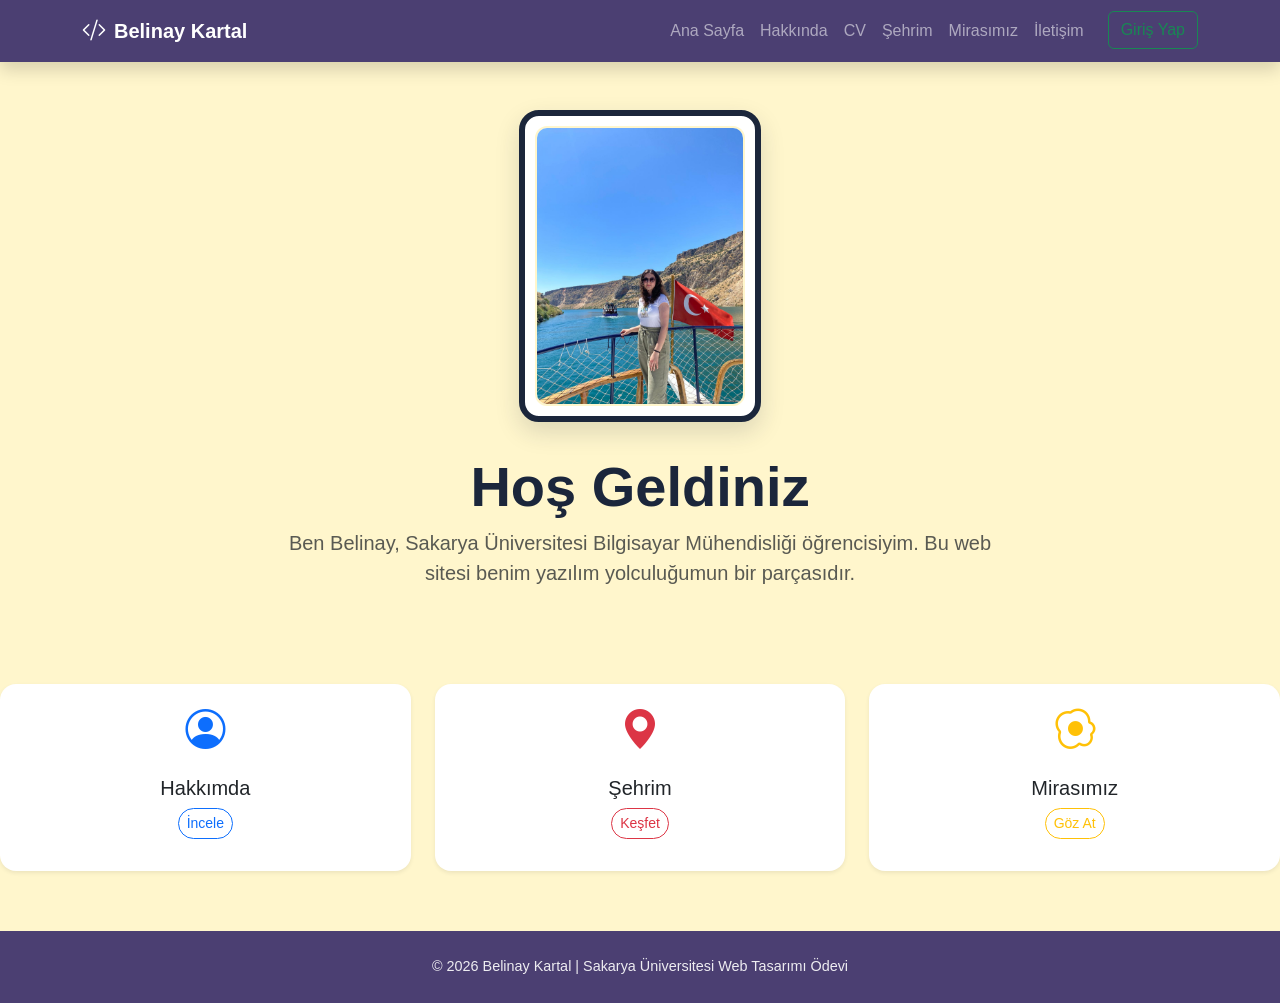
<file: index.html>
<!DOCTYPE html>
<html lang="tr">
<head>
    <meta charset="UTF-8">
    <meta name="viewport" content="width=device-width, initial-scale=1.0">
    <title>Belinay Kartal | Kişisel Web Sitesi</title>

    <link href="https://cdn.jsdelivr.net/npm/bootstrap@5.3.3/dist/css/bootstrap.min.css" rel="stylesheet">
    
    <link rel="stylesheet" href="https://cdn.jsdelivr.net/npm/bootstrap-icons@1.11.3/font/bootstrap-icons.min.css">

    <link rel="stylesheet" href="style.css">

</head>
<body>

    <nav class="navbar navbar-expand-lg navbar-dark shadow sticky-top">
    <div class="container">
        <a class="navbar-brand fw-bold d-flex align-items-center" href="index.html">
            <i class="bi bi-code-slash me-2 fs-4"></i> 
            <span>Belinay Kartal</span>
        </a>
        
        <button class="navbar-toggler" type="button" data-bs-toggle="collapse" data-bs-target="#navbarNav" aria-controls="navbarNav" aria-expanded="false" aria-label="Toggle navigation">
            <span class="navbar-toggler-icon"></span>
        </button>

        <div class="collapse navbar-collapse" id="navbarNav">
            <ul class="navbar-nav ms-auto">
                    <li class="nav-item"><a class="nav-link" href="index.html">Ana Sayfa</a></li>
                <li class="nav-item"><a class="nav-link" href="about.html">Hakkında</a></li>
                <li class="nav-item"><a class="nav-link" href="cv.html">CV</a></li>
                <li class="nav-item"><a class="nav-link" href="sehrim.html">Şehrim</a></li>
                <li class="nav-item"><a class="nav-link" href="mirasimiz.html">Mirasımız</a></li>
                <li class="nav-item"><a class="nav-link" href="contact.html">İletişim</a></li>
                <li class="nav-item">
                    <a class="btn btn-outline-success ms-lg-3 mt-2 mt-lg-0" href="login.html">Giriş Yap</a>
                </li>
                </ul>
            </div>
        </div>
    </nav>

     <div class="container hero-section py-5">
    <div class="row align-items-center justify-content-center text-center">
        <div class="col-md-8">
            
            <div class="profile-img-pencere mb-4">
                <img src="profile.jpg" class="profile-img" alt="Belinay Kartal">
            </div>

            <h1 class="display-4 fw-bold" style="color: #1B263B;">Hoş Geldiniz</h1>
            <p class="lead text-muted mb-5">
                Ben Belinay, Sakarya Üniversitesi Bilgisayar Mühendisliği öğrencisiyim. 
                Bu web sitesi benim yazılım yolculuğumun bir parçasıdır.
            </p>
        </div>
    </div>
</div>
                <div class="row g-4">
                    <div class="col-md-4">
                        <div class="card h-100 border-0 shadow-sm rounded-4 text-center p-3">
                            <i class="bi bi-person-circle fs-1 text-primary"></i>
                            <div class="card-body">
                                <h5 class="card-title">Hakkımda</h5>
                                <a href="about.html" class="btn btn-outline-primary btn-sm rounded-pill">İncele</a>
                            </div>
                        </div>
                    </div>
                    <div class="col-md-4">
                        <div class="card h-100 border-0 shadow-sm rounded-4 text-center p-3">
                            <i class="bi bi-geo-alt-fill fs-1 text-danger"></i>
                            <div class="card-body">
                                <h5 class="card-title">Şehrim</h5>
                                <a href="sehrim.html" class="btn btn-outline-danger btn-sm rounded-pill">Keşfet</a>
                            </div>
                        </div>
                    </div>
                    <div class="col-md-4">
                        <div class="card h-100 border-0 shadow-sm rounded-4 text-center p-3">
                            <i class="bi bi-egg-fried fs-1 text-warning"></i>
                            <div class="card-body">
                                <h5 class="card-title">Mirasımız</h5>
                                <a href="mirasimiz.html" class="btn btn-outline-warning btn-sm rounded-pill">Göz At</a>
                            </div>
                        </div>
                    </div>
                </div>

    <footer class="text-center">
        <div class="container">
            <p class="mb-0">© 2026 Belinay Kartal | Sakarya Üniversitesi Web Tasarımı Ödevi</p>
        </div>
    </footer>

    <script src="https://cdn.jsdelivr.net/npm/bootstrap@5.3.3/dist/js/bootstrap.bundle.min.js"></script>
</body>
</html>
</file>
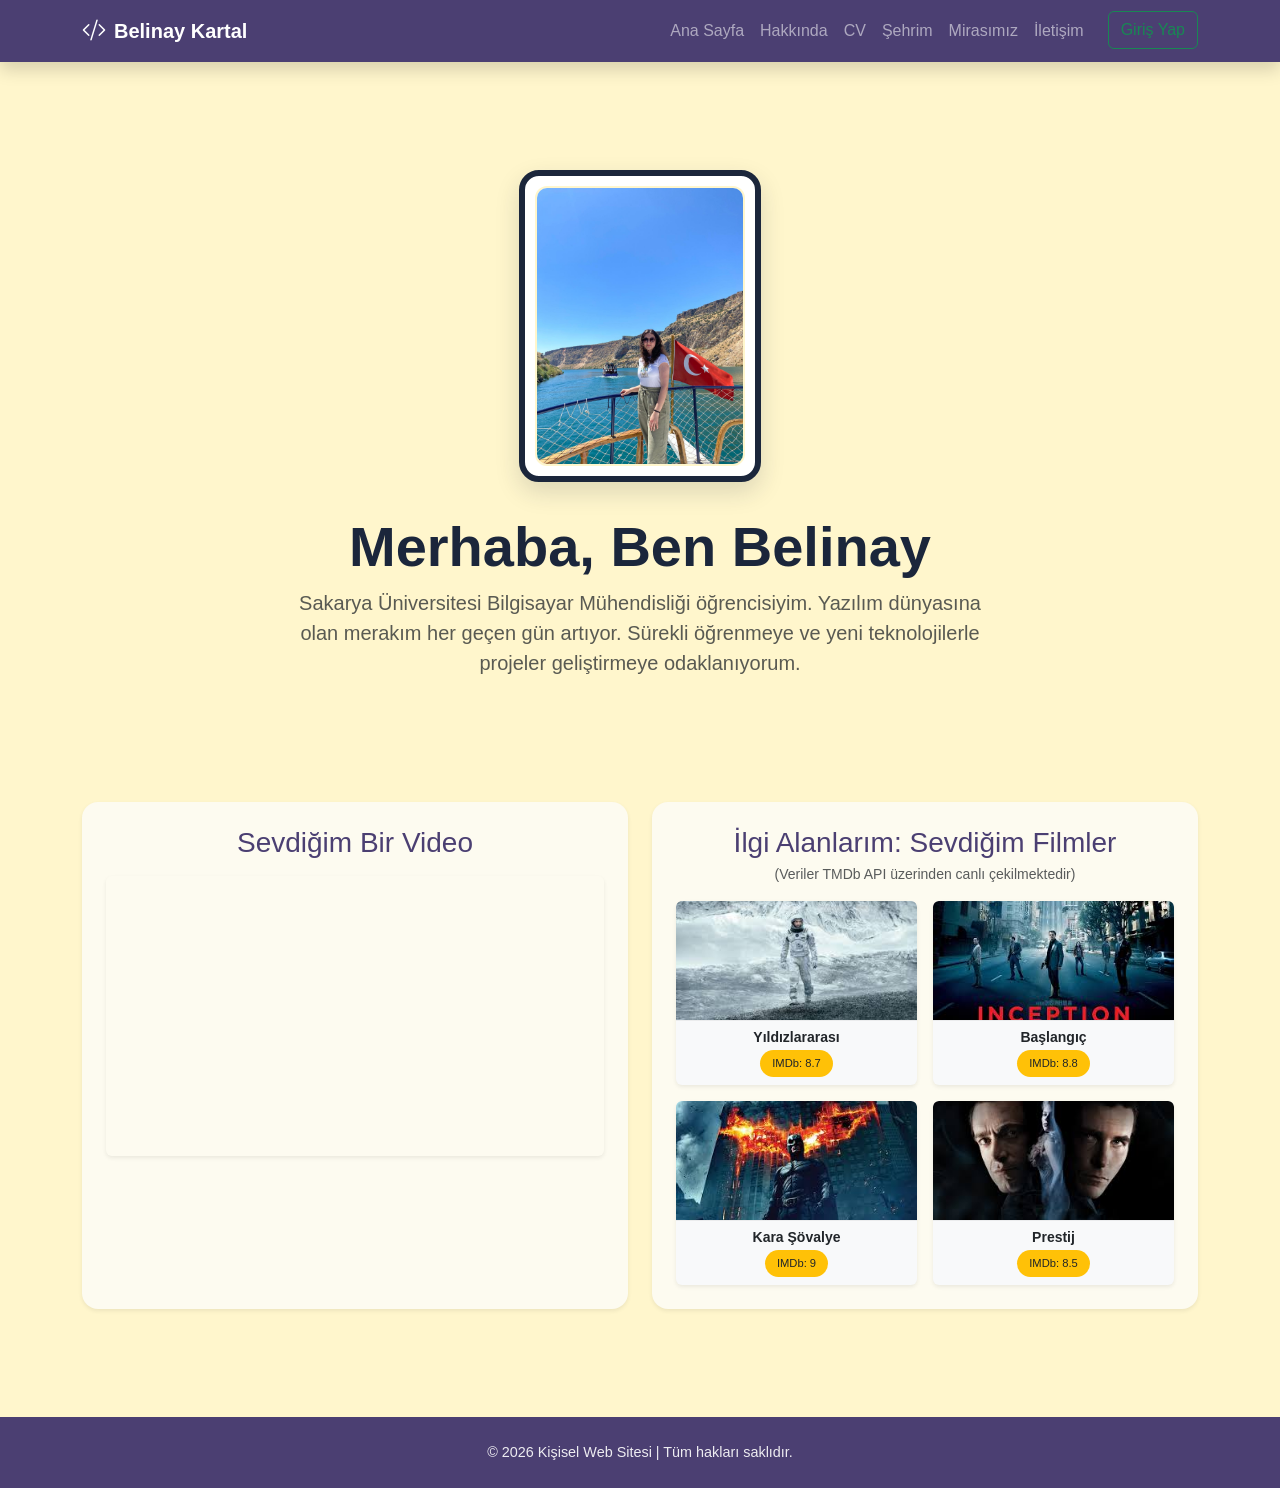
<file: about.html>
<!DOCTYPE html>
<html lang="tr">
<head>
    <meta charset="UTF-8">
    <meta name="viewport" content="width=device-width, initial-scale=1.0">
    <title>Hakkımda ve İlgi Alanlarım</title>
    <link href="https://cdn.jsdelivr.net/npm/bootstrap@5.3.3/dist/css/bootstrap.min.css" rel="stylesheet">
    <link rel="stylesheet" href="https://cdn.jsdelivr.net/npm/bootstrap-icons@1.11.3/font/bootstrap-icons.min.css">
    <link rel="stylesheet" href="style.css">
</head>
<body>

    <nav class="navbar navbar-expand-lg navbar-dark shadow sticky-top">
    <div class="container">
        <a class="navbar-brand fw-bold d-flex align-items-center" href="index.html">
            <i class="bi bi-code-slash me-2 fs-4"></i> 
            <span>Belinay Kartal</span>
        </a>
        
        <button class="navbar-toggler" type="button" data-bs-toggle="collapse" data-bs-target="#navbarNav" aria-controls="navbarNav" aria-expanded="false" aria-label="Toggle navigation">
            <span class="navbar-toggler-icon"></span>
        </button>

        <div class="collapse navbar-collapse" id="navbarNav">
            <ul class="navbar-nav ms-auto">
                    <li class="nav-item"><a class="nav-link" href="index.html">Ana Sayfa</a></li>
                <li class="nav-item"><a class="nav-link" href="about.html">Hakkında</a></li>
                <li class="nav-item"><a class="nav-link" href="cv.html">CV</a></li>
                <li class="nav-item"><a class="nav-link" href="sehrim.html">Şehrim</a></li>
                <li class="nav-item"><a class="nav-link" href="mirasimiz.html">Mirasımız</a></li>
                <li class="nav-item"><a class="nav-link" href="contact.html">İletişim</a></li>
                <li class="nav-item">
                    <a class="btn btn-outline-success ms-lg-3 mt-2 mt-lg-0" href="login.html">Giriş Yap</a>
                </li>
                </ul>
            </div>
        </div>
    </nav>

    <div class="container py-5">
    <section class="text-center mb-5 hero-section">
        <div class="profile-img-pencere">
            <img src="profile.jpg" class="profile-img" alt="Belinay Kartal">
        </div>
        
        <h1 class="display-4 fw-bold mt-4" style="color: #1B263B;">Merhaba, Ben Belinay</h1>
        <p class="lead text-muted mx-auto" style="max-width: 700px;">
            Sakarya Üniversitesi Bilgisayar Mühendisliği öğrencisiyim. Yazılım dünyasına olan merakım her geçen gün artıyor. 
            Sürekli öğrenmeye ve yeni teknolojilerle projeler geliştirmeye odaklanıyorum.
        </p>
    </section>

    <div class="row g-4">
        <div class="col-lg-6">
            <div class="card h-100 border-0 shadow-sm p-4 rounded-4" style="background-color: #fdfbf0;">
                <h3 class="mb-3 text-center" style="color: #4B3F72;">Sevdiğim Bir Video</h3>
                <div class="ratio ratio-16x9 shadow-sm rounded overflow-hidden">
                    <iframe src="https://www.youtube.com/embed/dQw4w9WgXcQ" title="YouTube video player" frameborder="0" allowfullscreen></iframe>
                </div>
            </div>
        </div>

        <div class="col-lg-6">
            <div class="card h-100 border-0 shadow-sm p-4 rounded-4" style="background-color: #fdfbf0;">
                <h3 class="mb-1 text-center" style="color: #4B3F72;">İlgi Alanlarım: Sevdiğim Filmler</h3>
                <p class="text-center text-muted small mb-3">(Veriler TMDb API üzerinden canlı çekilmektedir)</p>
                
                <div id="movie-grid" class="row g-3">
                    <p class="text-center">Filmler yükleniyor...</p>
                </div>
            </div>
        </div>
    </div>
</div>

    <footer>
        <p class="mb-0">© 2026 Kişisel Web Sitesi | Tüm hakları saklıdır.</p>
    </footer>

    <script src="https://cdn.jsdelivr.net/npm/bootstrap@5.3.3/dist/js/bootstrap.bundle.min.js"></script>

    <script>
    document.addEventListener("DOMContentLoaded", function () {
        const movieGrid = document.getElementById('movie-grid');

        // YEREL YEDEK VERİLER (API Engelli olduğunda klasöründeki resimleri kullanır)
        const backupMovies = [
            { id: 157336, title: "Yıldızlararası", vote: 8.7, poster: "resimler/interstellar.jpg" },
            { id: 27205, title: "Başlangıç", vote: 8.8, poster: "resimler/inception.jpg" },
            { id: 155, title: "Kara Şövalye", vote: 9.0, poster: "resimler/darkknight.jpg" },
            { id: 1124, title: "Prestij", vote: 8.5, poster: "resimler/prestige.jpg" }
        ];

        async function fetchMovies() {
            try {
                const response = await fetch('https://api.themoviedb.org/3/movie/popular?api_key=550921d74263625345758102604e38e8&language=tr-TR');
                
                if (!response.ok) throw new Error("API Erişilemedi");

                const data = await response.json();
                
                const movies = data.results.slice(0, 4).map(m => ({
                    id: m.id,
                    title: m.title,
                    vote: m.vote_average.toFixed(1),
                    poster: "https://image.tmdb.org/t/p/w500" + m.poster_path
                }));

                renderMovies(movies);
            } catch (e) {
                console.warn("API engeli! Yedekler yükleniyor...");
                renderMovies(backupMovies);
            }
        }

        function renderMovies(list) {
            movieGrid.innerHTML = ""; 
            const fragment = document.createDocumentFragment();

            list.forEach(movie => {
                const col = document.createElement("div");
                col.className = "col-6"; // Kutunun içinde 2x2 dizilim için

                col.innerHTML = `
                    <a href="https://www.themoviedb.org/movie/${movie.id}" target="_blank" class="text-decoration-none">
                        <div class="card h-100 border-0 shadow-sm overflow-hidden" style="background-color: #f8f9fa;">
                            <img src="${movie.poster}" 
                                 alt="${movie.title}" 
                                 class="card-img-top"
                                 style="height: 120px; object-fit: cover;"
                                 onerror="this.onerror=null; this.src='https://via.placeholder.com/500x281?text=Resim+Yok';">
                            <div class="card-body p-2 text-center">
                                <h6 class="card-title text-dark small fw-bold mb-1">${movie.title}</h6>
                                <span class="badge bg-warning text-dark" style="font-size: 0.7rem;">IMDb: ${movie.vote}</span>
                            </div>
                        </div>
                    </a>
                `;
                fragment.appendChild(col);
            });
            movieGrid.appendChild(fragment);
        }

        fetchMovies();
    });
    </script>
</body>
</html>
</file>
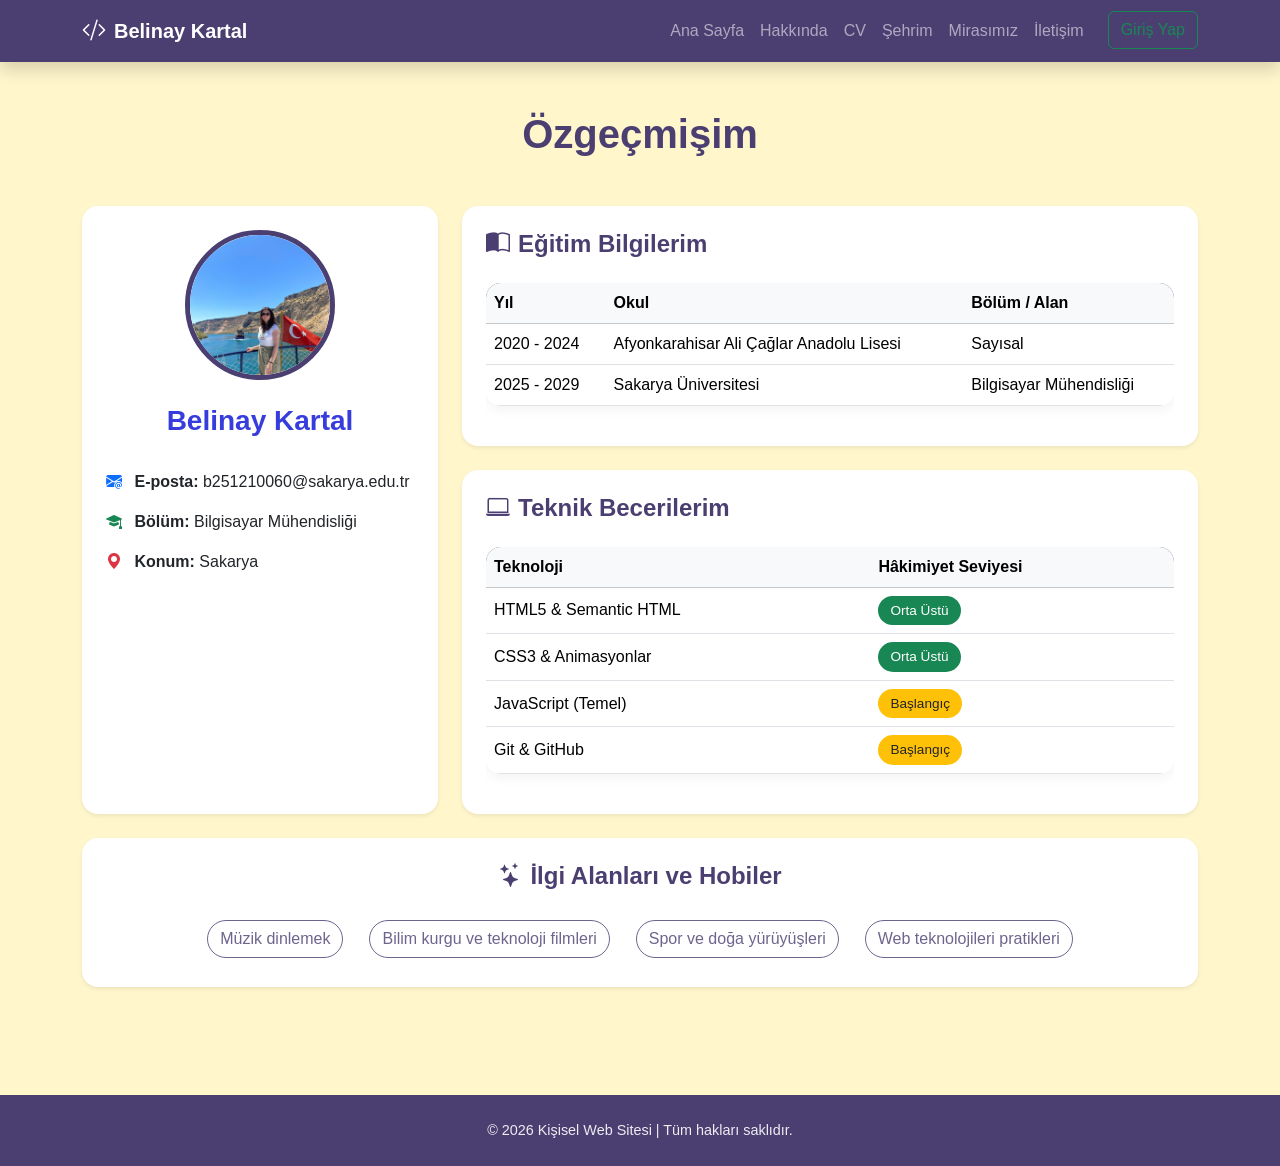
<file: cv.html>
<!DOCTYPE html>
<html lang="tr">
<head>
    <meta charset="UTF-8">
    <meta name="viewport" content="width=device-width, initial-scale=1.0">
    <title>Özgeçmiş - Belinay Kartal</title>
    <link href="https://cdn.jsdelivr.net/npm/bootstrap@5.3.3/dist/css/bootstrap.min.css" rel="stylesheet">
    <link rel="stylesheet" href="https://cdn.jsdelivr.net/npm/bootstrap-icons@1.11.3/font/bootstrap-icons.min.css">
    <link rel="stylesheet" href="style.css">
</head>
<body>

<header>
    <nav class="navbar navbar-expand-lg navbar-dark shadow sticky-top">
    <div class="container">
        <a class="navbar-brand fw-bold d-flex align-items-center" href="index.html">
            <i class="bi bi-code-slash me-2 fs-4"></i> 
            <span>Belinay Kartal</span>
        </a>
        
        <button class="navbar-toggler" type="button" data-bs-toggle="collapse" data-bs-target="#navbarNav" aria-controls="navbarNav" aria-expanded="false" aria-label="Toggle navigation">
            <span class="navbar-toggler-icon"></span>
        </button>

        <div class="collapse navbar-collapse" id="navbarNav">
            <ul class="navbar-nav ms-auto">
                    <li class="nav-item"><a class="nav-link" href="index.html">Ana Sayfa</a></li>
                <li class="nav-item"><a class="nav-link" href="about.html">Hakkında</a></li>
                <li class="nav-item"><a class="nav-link" href="cv.html">CV</a></li>
                <li class="nav-item"><a class="nav-link" href="sehrim.html">Şehrim</a></li>
                <li class="nav-item"><a class="nav-link" href="mirasimiz.html">Mirasımız</a></li>
                <li class="nav-item"><a class="nav-link" href="contact.html">İletişim</a></li>
                <li class="nav-item">
                    <a class="btn btn-outline-success ms-lg-3 mt-2 mt-lg-0" href="login.html">Giriş Yap</a>
                </li>
                </ul>
            </div>
        </div>
    </nav>
</header> 

    <div class="container py-5">
        <h1 class="text-center mb-5 fw-bold" style="color: #4B3F72;">Özgeçmişim</h1>

        <div class="row g-4">
            <div class="col-lg-4">
                <div class="card border-0 shadow-sm rounded-4 p-4 text-center h-100">
                    <img src="profile.jpg" alt="Belinay Kartal" class="profile-img rounded-circle mx-auto mb-4" style="width: 150px; height: 150px;">
                    <h3 class="fw-bold" style="color: #050cd5cc;">Belinay Kartal</h3>
                    <div class="text-start mt-4">
                        <p><i class="bi bi-envelope-at-fill me-2 text-primary"></i> <strong>E-posta:</strong> b251210060@sakarya.edu.tr </p>
                        <p><i class="bi bi-mortarboard-fill me-2 text-success"></i> <strong>Bölüm:</strong> Bilgisayar Mühendisliği</p>
                        <p><i class="bi bi-geo-alt-fill me-2 text-danger"></i> <strong>Konum:</strong> Sakarya</p>
                    </div>
                </div>
            </div>

            <div class="col-lg-8">
                <div class="card border-0 shadow-sm rounded-4 p-4 mb-4">
                    <h2 class="h4 fw-bold mb-4" style="color: #4B3F72;"><i class="bi bi-book-half me-2"></i>Eğitim Bilgilerim</h2>
                    <div class="table-responsive">
                        <table class="table table-hover align-middle">
                            <thead class="table-light">
                                <tr>
                                    <th>Yıl</th>
                                    <th>Okul</th>
                                    <th>Bölüm / Alan</th>
                                </tr>
                            </thead>
                            <tbody>
                                <tr>
                                    <td>2020 - 2024</td>
                                    <td>Afyonkarahisar Ali Çağlar Anadolu Lisesi </td>
                                    <td>Sayısal</td>
                                </tr>
                                <tr>
                                    <td>2025 - 2029</td>
                                    <td>Sakarya Üniversitesi</td>
                                    <td>Bilgisayar Mühendisliği</td>
                                </tr>
                            </tbody>
                        </table>
                    </div>
                </div>

                <div class="card border-0 shadow-sm rounded-4 p-4">
                    <h2 class="h4 fw-bold mb-4" style="color: #4B3F72;"><i class="bi bi-laptop me-2"></i>Teknik Becerilerim</h2>
                    <div class="table-responsive">
                        <table class="table table-hover align-middle">
                            <thead class="table-light">
                                <tr>
                                    <th>Teknoloji</th>
                                    <th>Hâkimiyet Seviyesi</th>
                                </tr>
                            </thead>
                            <tbody>
                                <tr>
                                    <td>HTML5 & Semantic HTML</td>
                                    <td><span class="badge bg-success rounded-pill">Orta Üstü</span></td>
                                </tr>
                                <tr>
                                    <td>CSS3 & Animasyonlar</td>
                                    <td><span class="badge bg-success rounded-pill">Orta Üstü</span></td>
                                </tr>
                                <tr>
                                    <td>JavaScript (Temel)</td>
                                    <td><span class="badge bg-warning text-dark rounded-pill">Başlangıç</span></td>
                                </tr>
                                <tr>
                                    <td>Git & GitHub</td>
                                    <td><span class="badge bg-warning text-dark rounded-pill">Başlangıç</span></td>
                                </tr>
                            </tbody>
                        </table>
                    </div>
                </div>
            </div>

            <div class="col-12">
                <div class="card border-0 shadow-sm rounded-4 p-4 text-center">
                    <h2 class="h4 fw-bold mb-4" style="color: #4B3F72;"><i class="bi bi-stars me-2"></i>İlgi Alanları ve Hobiler</h2>
                    <div class="d-flex flex-wrap justify-content-center gap-3">
                        <span class="btn btn-outline-dark disabled rounded-pill">Müzik dinlemek</span>
                        <span class="btn btn-outline-dark disabled rounded-pill">Bilim kurgu ve teknoloji filmleri</span>
                        <span class="btn btn-outline-dark disabled rounded-pill">Spor ve doğa yürüyüşleri</span>
                        <span class="btn btn-outline-dark disabled rounded-pill">Web teknolojileri pratikleri</span>
                    </div>
                </div>
            </div>
        </div>
    </div>

    <footer>
        <p class="mb-0">© 2026 Kişisel Web Sitesi | Tüm hakları saklıdır.</p>
    </footer>

    <script src="https://cdn.jsdelivr.net/npm/bootstrap@5.3.3/dist/js/bootstrap.bundle.min.js"></script>
</body>
</html>
</file>
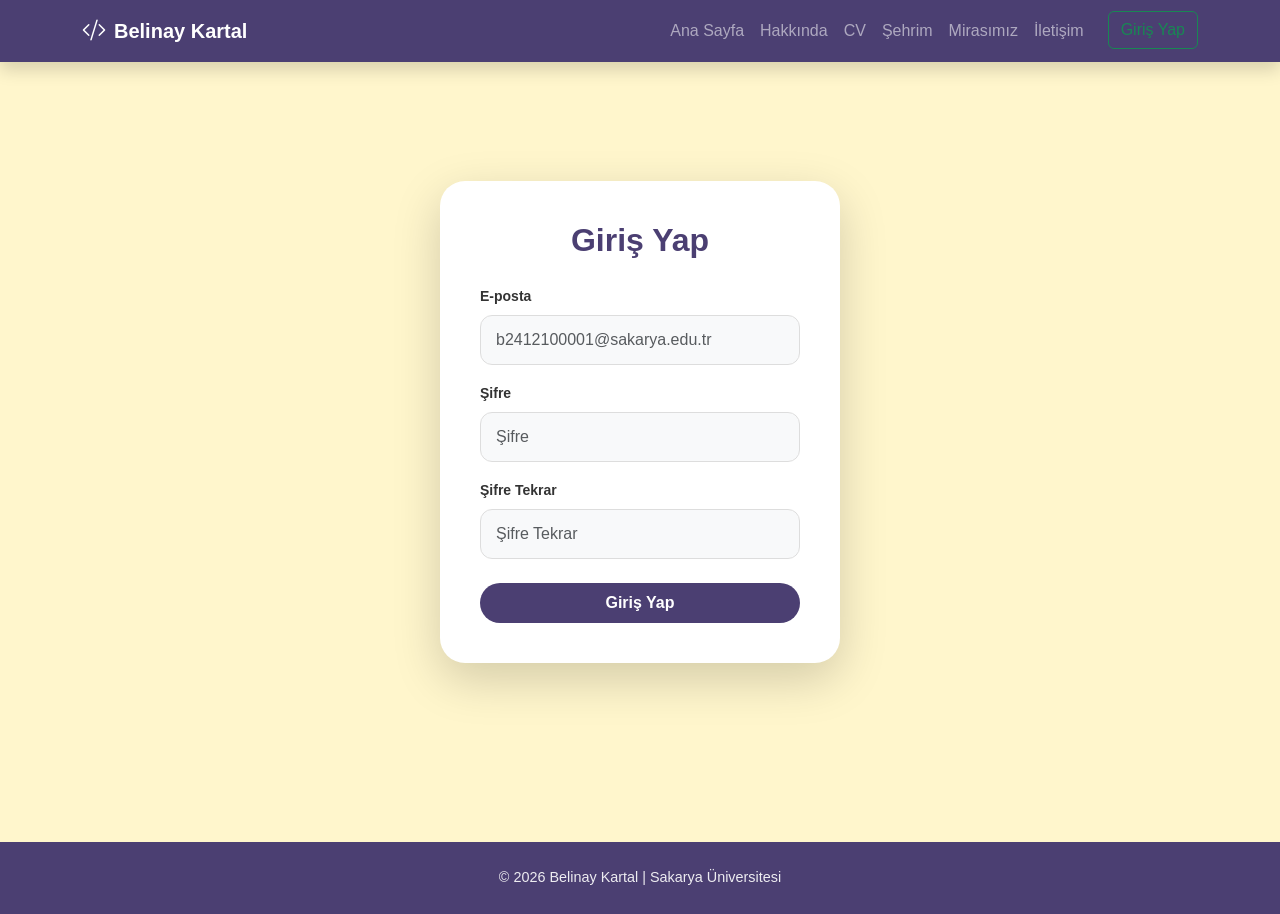
<file: login.html>
<!DOCTYPE html>
<html lang="tr">
<head>
    <meta charset="UTF-8">
    <meta name="viewport" content="width=device-width, initial-scale=1.0">
    <title>Giriş Yap - Belinay Kartal</title>
    <link href="https://cdn.jsdelivr.net/npm/bootstrap@5.3.3/dist/css/bootstrap.min.css" rel="stylesheet">
    <link rel="stylesheet" href="https://cdn.jsdelivr.net/npm/bootstrap-icons@1.11.3/font/bootstrap-icons.min.css">
    <link rel="stylesheet" href="style.css">
</head>
<body>

    <nav class="navbar navbar-expand-lg navbar-dark shadow sticky-top">
    <div class="container">
        <a class="navbar-brand fw-bold d-flex align-items-center" href="index.html">
            <i class="bi bi-code-slash me-2 fs-4"></i> 
            <span>Belinay Kartal</span>
        </a>
        
        <button class="navbar-toggler" type="button" data-bs-toggle="collapse" data-bs-target="#navbarNav" aria-controls="navbarNav" aria-expanded="false" aria-label="Toggle navigation">
            <span class="navbar-toggler-icon"></span>
        </button>

        <div class="collapse navbar-collapse" id="navbarNav">
            <ul class="navbar-nav ms-auto">
                   <li class="nav-item"><a class="nav-link" href="index.html">Ana Sayfa</a></li>
                <li class="nav-item"><a class="nav-link" href="about.html">Hakkında</a></li>
                <li class="nav-item"><a class="nav-link" href="cv.html">CV</a></li>
                <li class="nav-item"><a class="nav-link" href="sehrim.html">Şehrim</a></li>
                <li class="nav-item"><a class="nav-link" href="mirasimiz.html">Mirasımız</a></li>
                <li class="nav-item"><a class="nav-link" href="contact.html">İletişim</a></li>
                <li class="nav-item">
                    <a class="btn btn-outline-success ms-lg-3 mt-2 mt-lg-0" href="login.html">Giriş Yap</a>
                </li>
                </ul>
            </div>
        </div>
    </nav>
    
    <div class="container login-wrapper">
        <div class="login-card shadow-lg">
            <h2 class="text-center mb-4">Giriş Yap</h2>
            
            <form action="login.php" method="POST" onsubmit="return FrmKontrol()">
                <div class="mb-3">
                    <label class="form-label small fw-bold">E-posta</label>
                    <input type="email" name="email" id="email" class="form-control" placeholder="b2412100001@sakarya.edu.tr">
                </div>

                <div class="mb-3">
                    <label class="form-label small fw-bold">Şifre</label>
                    <input type="password" name="password" id="password" class="form-control" placeholder="Şifre">
                </div>

                <div class="mb-4">
                    <label class="form-label small fw-bold">Şifre Tekrar</label>
                    <input type="password" id="password2" class="form-control" placeholder="Şifre Tekrar">
                </div>

                <button type="submit" class="btn btn-login w-100 py-2">Giriş Yap</button>
            </form>
        </div>
    </div>

    <footer>
        <p class="mb-0">© 2026 Belinay Kartal | Sakarya Üniversitesi</p>
    </footer>

    <script>
    function FrmKontrol(){
        var email = document.getElementById("email").value;
        var sifre = document.getElementById("password").value;
        var sifre2 = document.getElementById("password2").value;

        // Boş kontrol
        if(email == "" || sifre == "" || sifre2 == ""){
            alert("Lütfen tüm alanları doldurunuz!");
            return false;
        }

        // Mail kontrol
        if(!email.includes("@sakarya.edu.tr")){
            alert("Geçerli bir okul maili giriniz (@sakarya.edu.tr)");
            return false;
        }

        // Şifre uzunluk
        if(sifre.length < 5){
            alert("Şifre en az 5 karakter olmalı!");
            return false;
        }

        // Şifre eşleşme
        if(sifre !== sifre2){
            alert("Girdiğiniz şifreler birbiriyle uyuşmuyor!");
            return false;
        }

        return true; // Her şey doğruysa login.php'ye gönderir
    }
    </script>

    <script src="https://cdn.jsdelivr.net/npm/bootstrap@5.3.3/dist/js/bootstrap.bundle.min.js"></script>
</body>
</html>
</file>
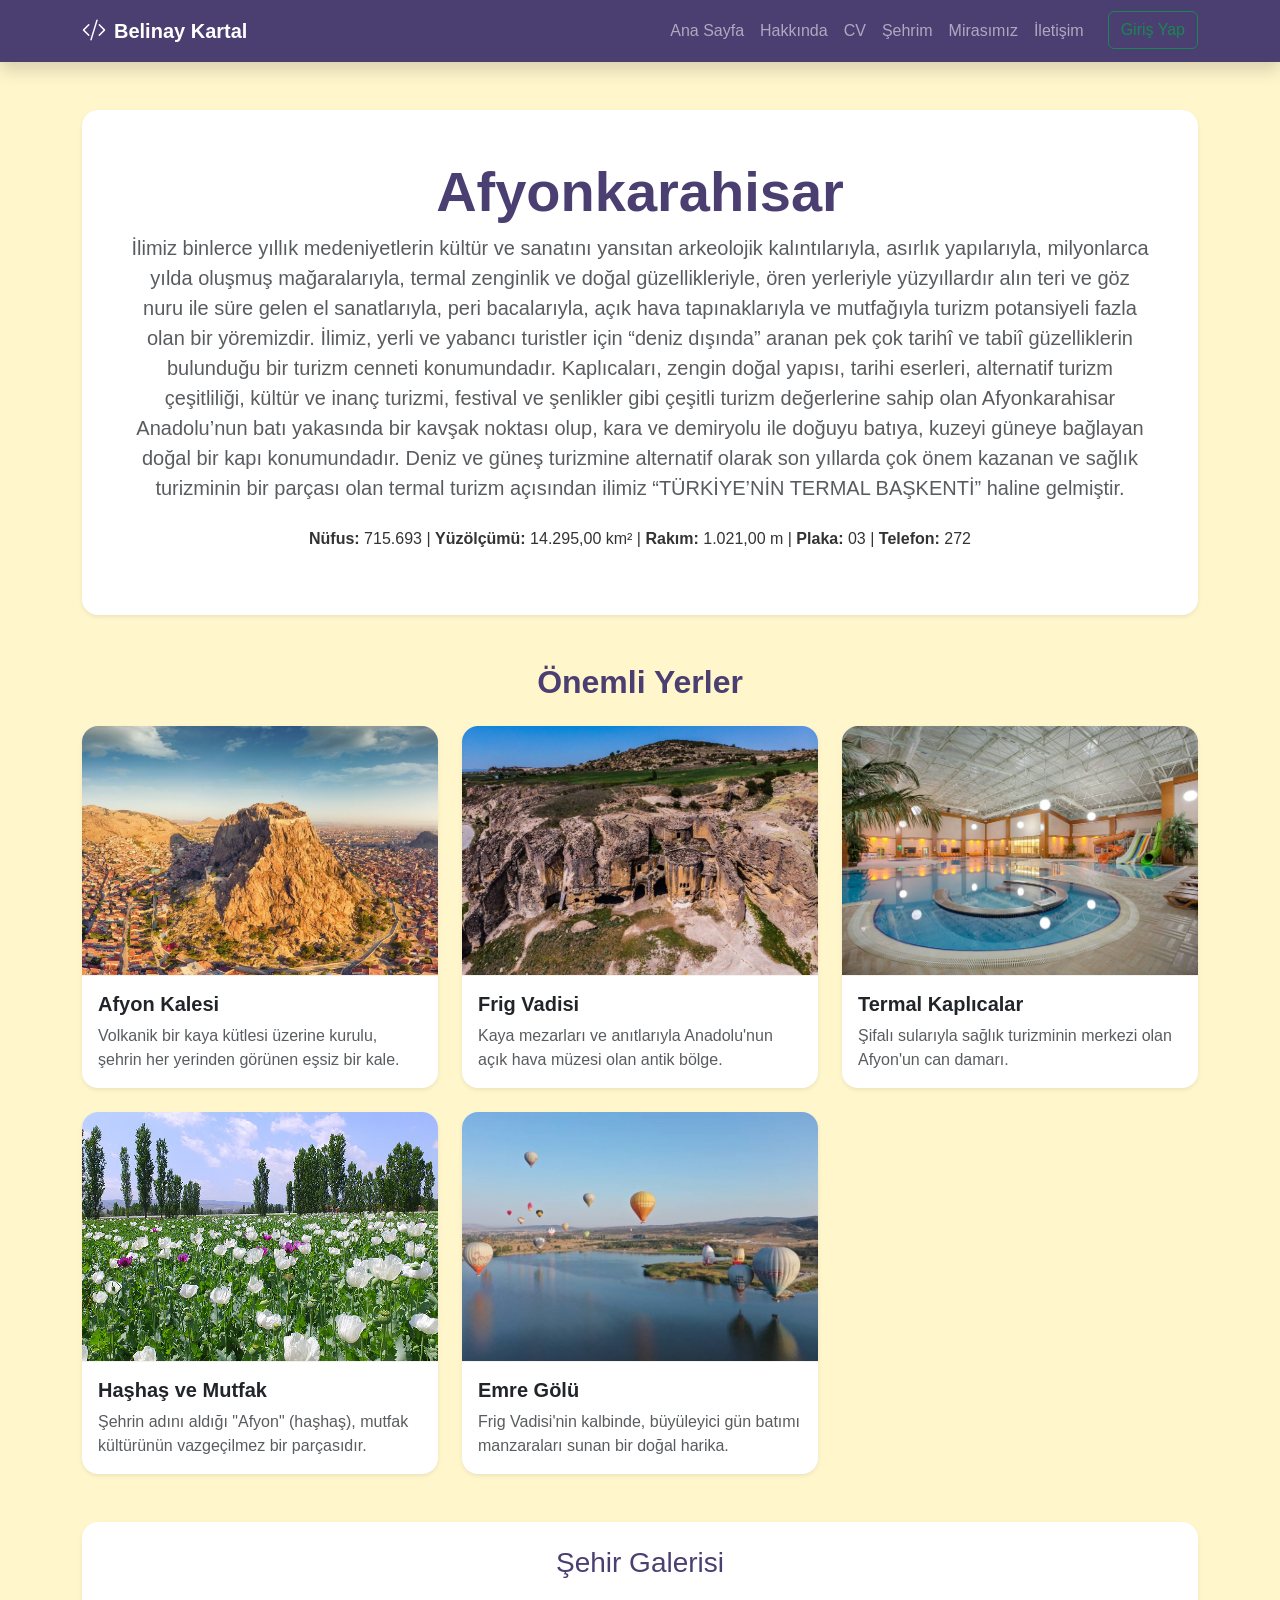
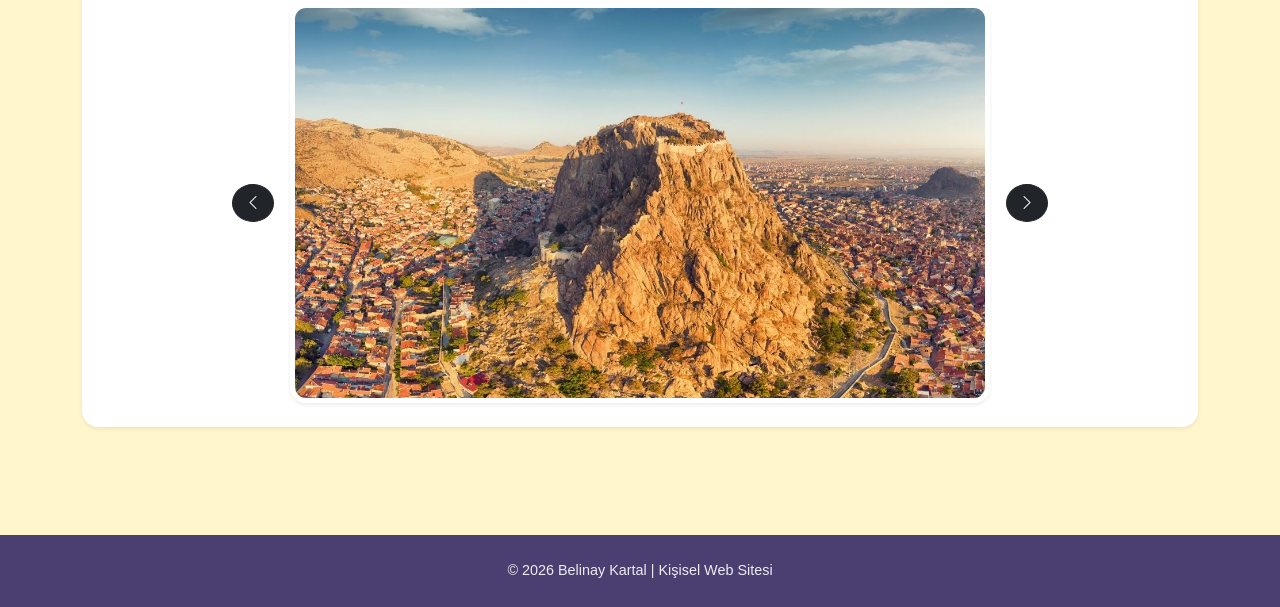
<file: sehrim.html>
<!DOCTYPE html>
<html lang="tr">
<head>
    <meta charset="UTF-8">
    <meta name="viewport" content="width=device-width, initial-scale=1.0">
    <title>Şehrim - Afyonkarahisar</title>
    <link href="https://cdn.jsdelivr.net/npm/bootstrap@5.3.3/dist/css/bootstrap.min.css" rel="stylesheet">
    <link rel="stylesheet" href="https://cdn.jsdelivr.net/npm/bootstrap-icons@1.11.3/font/bootstrap-icons.min.css">
    <link rel="stylesheet" href="style.css">
</head>
<body>

    <nav class="navbar navbar-expand-lg navbar-dark shadow sticky-top">
    <div class="container">
        <a class="navbar-brand fw-bold d-flex align-items-center" href="index.html">
            <i class="bi bi-code-slash me-2 fs-4"></i> 
            <span>Belinay Kartal</span>
        </a>
        
        <button class="navbar-toggler" type="button" data-bs-toggle="collapse" data-bs-target="#navbarNav" aria-controls="navbarNav" aria-expanded="false" aria-label="Toggle navigation">
            <span class="navbar-toggler-icon"></span>
        </button>

        <div class="collapse navbar-collapse" id="navbarNav">
            <ul class="navbar-nav ms-auto">
                   <li class="nav-item"><a class="nav-link" href="index.html">Ana Sayfa</a></li>
                <li class="nav-item"><a class="nav-link" href="about.html">Hakkında</a></li>
                <li class="nav-item"><a class="nav-link" href="cv.html">CV</a></li>
                <li class="nav-item"><a class="nav-link" href="sehrim.html">Şehrim</a></li>
                <li class="nav-item"><a class="nav-link" href="mirasimiz.html">Mirasımız</a></li>
                <li class="nav-item"><a class="nav-link" href="contact.html">İletişim</a></li>
                <li class="nav-item">
                    <a class="btn btn-outline-success ms-lg-3 mt-2 mt-lg-0" href="login.html">Giriş Yap</a>
                </li>
                </ul>
            </div>
        </div>
    </nav>

    <div class="container py-5">
        <section class="text-center mb-5 hero-section p-5 rounded-4 shadow-sm bg-white">
            <h1 class="display-4 fw-bold" style="color: #4B3F72;">Afyonkarahisar</h1>
            <p class="lead text-muted">
                İlimiz binlerce yıllık medeniyetlerin kültür ve sanatını yansıtan arkeolojik kalıntılarıyla, asırlık yapılarıyla, milyonlarca yılda oluşmuş mağaralarıyla, 
                termal zenginlik ve doğal güzellikleriyle, ören yerleriyle yüzyıllardır alın teri ve göz nuru ile süre gelen el sanatlarıyla, peri bacalarıyla, açık hava 
                tapınaklarıyla ve mutfağıyla turizm potansiyeli fazla olan bir yöremizdir. İlimiz, yerli ve yabancı turistler için “deniz dışında” aranan pek çok tarihî
                 ve tabiî güzelliklerin bulunduğu bir turizm cenneti konumundadır. Kaplıcaları, zengin doğal yapısı, tarihi  eserleri, alternatif turizm çeşitliliği, 
                 kültür ve inanç turizmi, festival ve şenlikler gibi çeşitli turizm değerlerine sahip olan Afyonkarahisar Anadolu’nun batı yakasında bir kavşak noktası olup,
                  kara ve demiryolu ile doğuyu batıya, kuzeyi güneye bağlayan doğal bir kapı konumundadır. Deniz ve güneş turizmine alternatif olarak son yıllarda çok önem 
                  kazanan ve sağlık turizminin bir parçası olan termal turizm açısından ilimiz “TÜRKİYE’NİN TERMAL BAŞKENTİ” haline gelmiştir.</p>
                  <p class="text-center mt-4">
                    <strong>Nüfus:</strong> 715.693 | 
                    <strong>Yüzölçümü:</strong> 14.295,00 km² | 
                    <strong>Rakım:</strong> 1.021,00 m | 
                    <strong>Plaka:</strong> 03 | 
                    <strong>Telefon:</strong> 272
                 </p>
        </section>

        <h2 class="text-center mb-4" style="color: #4B3F72;">Önemli Yerler</h2>
        <div class="row g-4">
            
            <div class="col-md-6 col-lg-4">
                <div class="card h-100 border-0 shadow-sm rounded-4 overflow-hidden">
                    <img src="sehirresimleri/afyonkalesi.jpg" class="card-img-top" style="height: 250px; object-fit: cover;">
                    <div class="card-body">
                        <h5 class="card-title fw-bold">Afyon Kalesi</h5>
                        <p class="card-text text-muted">Volkanik bir kaya kütlesi üzerine kurulu, şehrin her yerinden görünen eşsiz bir kale.</p>
                    </div>
                </div>
            </div>

            <div class="col-md-6 col-lg-4">
                <div class="card h-100 border-0 shadow-sm rounded-4 overflow-hidden">
                    <img src="sehirresimleri/frig.jpg" class="card-img-top" style="height: 250px; object-fit: cover;">
                    <div class="card-body">
                        <h5 class="card-title fw-bold">Frig Vadisi</h5>
                        <p class="card-text text-muted">Kaya mezarları ve anıtlarıyla Anadolu'nun açık hava müzesi olan antik bölge.</p>
                    </div>
                </div>
            </div>

            <div class="col-md-6 col-lg-4">
                <div class="card h-100 border-0 shadow-sm rounded-4 overflow-hidden">
                    <img src="sehirresimleri/termal.jpg" class="card-img-top" style="height: 250px; object-fit: cover;">
                    <div class="card-body">
                        <h5 class="card-title fw-bold">Termal Kaplıcalar</h5>
                        <p class="card-text text-muted">Şifalı sularıyla sağlık turizminin merkezi olan Afyon'un can damarı.</p>
                    </div>
                </div>
            </div>

            <div class="col-md-6 col-lg-4">
                <div class="card h-100 border-0 shadow-sm rounded-4 overflow-hidden">
                    <img src="sehirresimleri/hashas.jpg" class="card-img-top" style="height: 250px; object-fit: cover;">
                    <div class="card-body">
                        <h5 class="card-title fw-bold">Haşhaş ve Mutfak</h5>
                        <p class="card-text text-muted">Şehrin adını aldığı "Afyon" (haşhaş), mutfak kültürünün vazgeçilmez bir parçasıdır.</p>
                    </div>
                </div>
            </div>

            <div class="col-md-6 col-lg-4">
                <div class="card h-100 border-0 shadow-sm rounded-4 overflow-hidden">
                    <img src="sehirresimleri/emregolu.jpg" class="card-img-top" style="height: 250px; object-fit: cover;">
                    <div class="card-body">
                        <h5 class="card-title fw-bold">Emre Gölü</h5>
                        <p class="card-text text-muted">Frig Vadisi'nin kalbinde, büyüleyici gün batımı manzaraları sunan bir doğal harika.</p>
                    </div>
                </div>
            </div>

        </div>

        <section class="mt-5">
            <div class="card border-0 shadow-sm p-4 rounded-4 text-center bg-white">
                <h3 class="mb-4" style="color: #4B3F72;">Şehir Galerisi</h3>
                <div class="d-flex align-items-center justify-content-center gap-3">
                    <button class="btn btn-dark rounded-circle" onclick="prevSlide()"><i class="bi bi-chevron-left"></i></button>
                    <img id="slider" src="" class="rounded-4 shadow-sm" style="width: 100%; max-width: 700px; height: 400px; object-fit: cover;">
                    <button class="btn btn-dark rounded-circle" onclick="nextSlide()"><i class="bi bi-chevron-right"></i></button>
                </div>
            </div>
        </section>
    </div>

    <footer>
        <p class="mb-0">© 2026 Belinay Kartal | Kişisel Web Sitesi</p>
    </footer>

    <script src="https://cdn.jsdelivr.net/npm/bootstrap@5.3.3/dist/js/bootstrap.bundle.min.js"></script>

    <script>
        const images = [
             "sehirresimleri/afyonkalesi.jpg",
             "sehirresimleri/termal.jpg",
             "sehirresimleri/frig.jpg",
             "sehirresimleri/emregolu.jpg",
             "sehirresimleri/hashas.jpg"
        ];

        let i = 0;

        // Sayfa açıldığında ilk resmi yükle (Hatanın çözümü)
        window.onload = function() {
            showSlide();
        };

        function showSlide() {
            document.getElementById("slider").src = images[i];
        }

        function nextSlide() {
            i++;
            if (i >= images.length) i = 0;
            showSlide();
        }

        function prevSlide() {
            i--;
            if (i < 0) i = images.length - 1;
            showSlide();
        }
    </script>
</body>
</html>
</file>
<file: style.css>
body { background-color: #FFF6CC; font-family: 'Segoe UI', Tahoma, Geneva, Verdana, sans-serif; }
.navbar { background-color: #4B3F72 !important; }
.hero-section { padding: 80px 0; }
.profile-img { width: 200px; height: 200px; object-fit: cover; border: 5px solid #4B3F72; }
footer { background-color: #4B3F72; color: white; padding: 20px 0; margin-top: 50px; }


/* 1. Kartların Hover Efekti (Hepsine Şıklık Katar) */
.card {
    transition: transform 0.3s ease, box-shadow 0.3s ease !important;
    border: none !important;
}
.card:hover {
    transform: translateY(-8px);
    box-shadow: 0 10px 20px rgba(75, 63, 114, 0.15) !important;
}

/* 2. Video Bölümü İçin Köşeleri Yuvarlatma */
.ratio {
    border-radius: 15px;
    overflow: hidden;
    box-shadow: 0 5px 15px rgba(0,0,0,0.1);
}

/* 3. Şehrim Sayfası Slider Güzelleştirme */
#slider {
    border: 4px solid white;
    box-shadow: 0 10px 25px rgba(0,0,0,0.1);
    transition: 0.5s;
}

/* 4. Film Puanı (Badge) Stili */
.badge {
    padding: 6px 12px;
    border-radius: 50px;
}

/* 5. Altın Kural: Resimlerin Bozulmasını Önleme */
.card-img-top {
    object-fit: cover;
}

/* 6. Footer Yazılarını Ortala */
footer p {
    margin: 0;
    font-size: 0.9rem;
    opacity: 0.9;
}

/* --- GENEL AYARLAR --- */
body { 
    background-color: #FFF6CC; /* Tereyağı Sarısı */
    font-family: 'Segoe UI', Tahoma, Geneva, Verdana, sans-serif; 
    color: #333;
}

/* Navbar Moru */
.navbar { 
    background-color: #4B3F72 !important; 
    box-shadow: 0 2px 10px rgba(0,0,0,0.1);
}

/* Sayfa Başlıkları */
h1, h2 {
    color: #4B3F72;
    font-weight: bold;
}

/* --- KARTLAR (Şehrim ve Mirasımız İçin Ortak) --- */
.card {
    transition: transform 0.3s ease, box-shadow 0.3s ease;
    border: none !important;
}

.card:hover {
    transform: translateY(-8px);
    box-shadow: 0 10px 25px rgba(75, 63, 114, 0.15) !important;
}

/* Resim Sabitleme Sihri (Şehrim sayfasındaki hizayı bu sağlar) */
.card-img-top {
    object-fit: cover; /* Resmin bozulmasını engeller */
    border-bottom: 1px solid rgba(0,0,0,0.05);
}

/* --- SLIDER VE VİDEO --- */
.hero-section { 
    padding: 60px 0; 
}

#slider {
    border: 5px solid white;
    box-shadow: 0 5px 15px rgba(0,0,0,0.1);
}

.ratio {
    border-radius: 15px;
    overflow: hidden;
}

/* --- FOOTER  (alt bilgi çerçevesi ) --- */
footer { 
    background-color: #4B3F72; 
    color: white; 
    padding: 25px 0; 
    margin-top: 60px; 
    text-align: center;
}
/* --- CV STİLLERİ --- */

/* 1. Tablo Tasarımı */
.table {
    background-color: white !important;
    border-radius: 15px;
    overflow: hidden;
    box-shadow: 0 4px 12px rgba(0, 0, 0, 0.05);
}

.table thead {
    background-color: #4B3F72;
    color: white;
}

.table-hover tbody tr:hover {
    background-color: rgba(75, 63, 114, 0.05); /* Satırın üzerine gelince hafif morluk */
    transition: 0.2s;
}

/* 2. Beceri Rozetleri (Badge) */
.badge {
    font-size: 0.85rem;
    padding: 8px 12px;
    font-weight: 500;
}

/* 3. Hobiler İçin Pill (Hap) Butonlar */
.btn-outline-dark.disabled {
    border-color: #4B3F72 !important;
    color: #4B3F72 !important;
    opacity: 0.8;
    margin: 5px;
    cursor: default;
    pointer-events: none; /* Tıklanabilir olmasın, sadece görsel */
}

/* 4. Kişisel Bilgilerdeki İkonlar */
.personal-info i {
    width: 25px;
    display: inline-block;
}

/* 5. Sayfa Ayırıcı (HR) Çizgisi */
hr {
    border-top: 2px solid rgba(75, 63, 114, 0.1);
    margin: 30px 0;
}
/* --- LOGIN SAYFASI STİLLERİ --- */

/* Giriş kutusunun ekranın tam ortasında durmasını sağlar */
.login-wrapper {
    min-height: 80vh;
    display: flex;
    align-items: center;
    justify-content: center;
}

/* Giriş kartı tasarımı */
.login-card {
    background: white;
    border-radius: 25px;
    padding: 40px;
    box-shadow: 0 15px 35px rgba(75, 63, 114, 0.15);
    max-width: 400px;
    width: 100%; /* genişlik */
}

/* Input (giriş) kutularını güzelleştirelim */
.login-card .form-control {
    border-radius: 12px; /* dikdörtgen köşelerini yuvarlatır */
    padding: 12px 15px; /* resimle çerçeve rası beyaz boşluk */
    border: 1px solid #ddd; /* çerçeve */
    transition: 0.3s;
}

/* Kutuya tıklandığında mor bir parlama verir */
.login-card .form-control:focus {
    border-color: #4B3F72;
    box-shadow: 0 0 0 0.25rem rgba(75, 63, 114, 0.25);
}

/* İkonların rengini mor yapalım */
.login-card i {
    color: #4B3F72;
}

/* Giriş butonu stili */
.btn-login {
    background-color: #4B3F72;
    color: white;
    border-radius: 50px;
    padding: 12px;
    font-weight: bold;
    border: none;
    transition: 0.3s;
}

.btn-login:hover {
    background-color: #3a3158;
    transform: scale(1.02);
    color: white;
}
/* --- İLETİŞİM SAYFASI STİLLERİ--- */

/* Form kutusunun genel gölgesi ve köşeleri */
.card.shadow-lg {
    box-shadow: 0 1rem 3rem rgba(75, 63, 114, 0.12) !important;
    border-radius: 20px !important;
}

/* Input ve Textarea odaklandığında (tıklandığında) oluşacak efekt */
.form-control {
    border: 2px solid transparent;
    background-color: #f8f9fa;
    transition: all 0.3s ease;
}

.form-control:focus {
    background-color: #fff;
    border-color: #4B3F72; /* Odaklanınca mor olur */
    box-shadow: 0 0 8px rgba(75, 63, 114, 0.2);
    color: #4B3F72;
}

/* İletişim sayfasındaki ikonların rengi */
.bi-geo-alt-fill, .bi-envelope-fill {
    color: #FFF6CC; /* Koyu mor panel üzerindeki ikonlar sarı olsun */
}

/* Gönder Butonu Efekti */
.btn-primary, .btn-submit {
    background-color: #4B3F72;
    border: none;
    transition: transform 0.2s, background-color 0.2s;
}

.btn-primary:hover {
    background-color: #3a3158;
    transform: translateY(-2px);
}

/* Yan bilgi panelindeki sosyal medya ikonları */
.fs-4:hover {
    color: #FFF6CC !important;
    transition: 0.3s;
}
/* --- MİRASIMIZ SAYFASI STİLLERİ --- */

/* Yemek resimlerinin her zaman kutuyu tam doldurmasını sağlar */
.card img {
    object-fit: cover;
    transition: transform 0.5s ease;
}

/* Mouse ile üzerine gelince resim hafifçe büyür  */
.card:hover img {
    transform: scale(1.05);
}

/* Tarif (Collapse) kutusunun stili */
.collapse .card-body {
    border-left: 4px solid #4B3F72 !important; /* Soluna mor bir çizgi ekler */
    font-size: 0.95rem;
    color: #555;
    background-color: #fdfbf0; /* Çok hafif krem rengi */
}

/* Tarif başlıklarını mor yapalım */
.collapse b, .collapse strong {
    color: #4B3F72;
}

/* --- PROFİL: DİKEY DİKDÖRTGEN TASARIMI --- */

.profile-img-pencere {
    display: inline-block; /* kutunun sadece içeriği kadar yer kaplaması için */
    position: relative; /* kutuyu serbet bırakır */
    padding: 10px; 
    border: 6px solid #1B263B; /* Gece mavisi çerçeve */
    
    /* Köşeleri hafif ve zarifçe yuvarlatılmış dikdörtgen */
    border-radius: 20px; 
    
    box-shadow: 0 10px 25px rgba(27, 38, 59, 0.15);
    background-color: white;
    transition: all 0.3s ease;
}

.profile-img-pencere .profile-img {
    /* Dikey dikdörtgen oranları (2:3 oranı çok şık durur) */
    width: 210px; 
    height: 280px; 
    
    object-fit: cover; /* resmin oranları bozulmadan çerçeveye sığması için*/
    /* Resmin köşelerini de dış çerçeveye uyumlu şekilde yuvarlıyoruz */
    border-radius: 12px; 
    
    border: 2px solid #FFF6CC; /* İçteki ince sarı hat */
    display: block;
}

/* Mouse ile üzerine gelince hafif büyüme efekti */
.profile-img-pencere:hover {
    transform: scale(1.03); /* fare ile üzerine gelince %3 oranında büyür*/
    box-shadow: 0 15px 35px rgba(27, 38, 59, 0.25);
}
</file>
